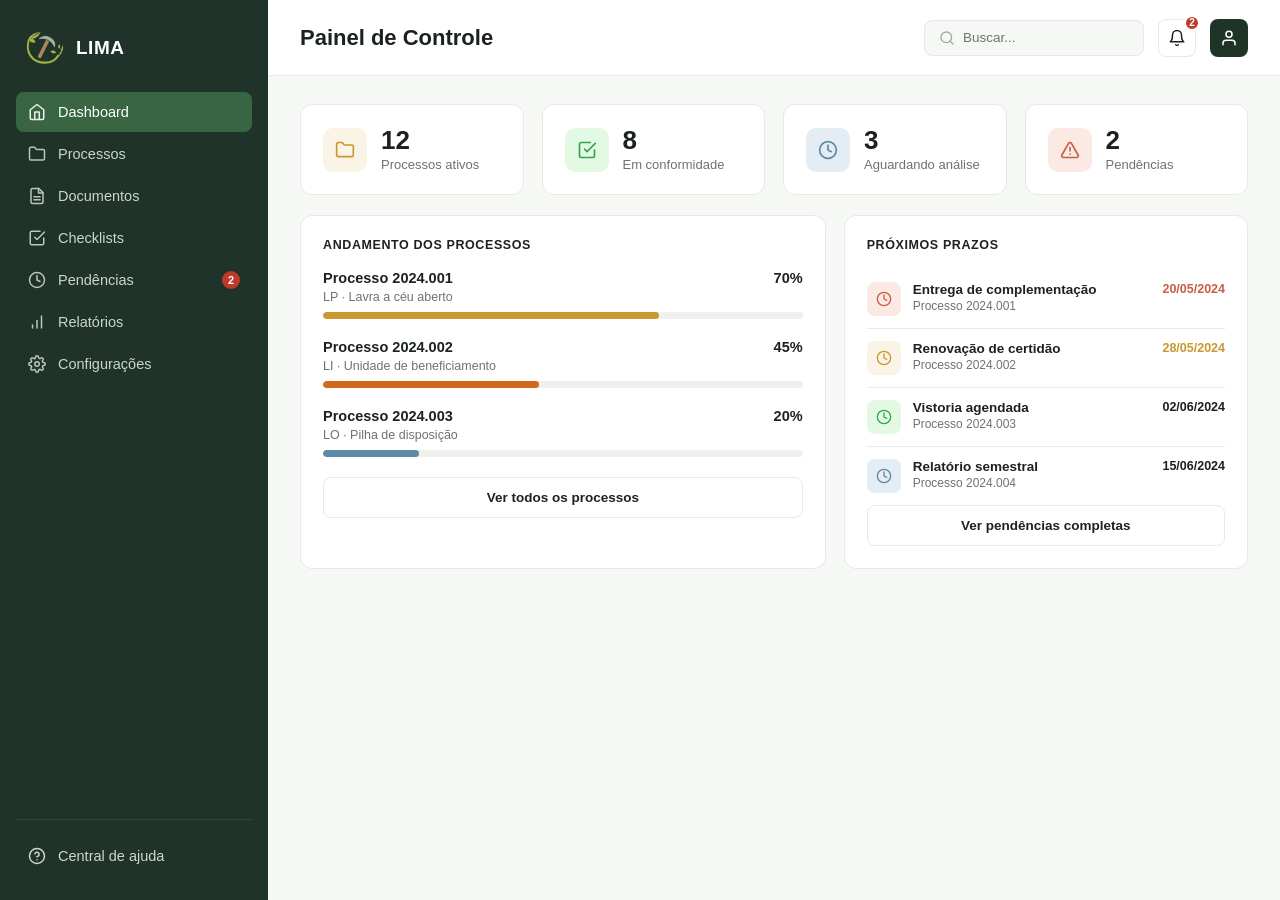
<file: index.html>
<!DOCTYPE html>
<html lang="pt-BR">
<head>
  <meta charset="UTF-8">
  <meta name="viewport" content="width=device-width, initial-scale=1.0">
  <title>LIMA - Painel de Controle</title>
  <link rel="stylesheet" href="assets/css/style.css">
  <link rel="icon" type="image/png" href="assets/img/logo-lima.svg">
</head>
<body>

  <div id="sidebar-container"></div>

  <div class="main">
  <div id="topbar-container"></div>
  <div class="content" id="content-container">
  </div>
  </div>
  <script src="assets/js/script.js?v=3"></script>
</body>
</html>
</file>
<file: assets/css/style.css>
:root{
    --sidebar-bg:#20332a;
    --sidebar-active:#3a6542;
    --sidebar-text:#c9d6cb;
    --sidebar-text-active:#ffffff;
    --page-bg:#f6f8f5;
    --card-bg:#ffffff;
    --card-border:#e6e9e4;
    --text-dark:#1c231d;
    --text-muted:#6b756c;
    --green:#1f3326;
    --green-soft:#3a6542;
    --amber:#c9982f;
    --amber-bg:#faf4e6;
    --green2:#2fa84f;
    --green2-bg:#e4f9e4;
    --blue:#5c8aa8;
    --blue-bg:#e3edf3;
    --red:#c85e44;
    --red-bg:#fbe9e4;
    --radius:12px;
    --radius-sm:8px;
  }
  *{box-sizing:border-box; margin:0; padding:0;}
  body{
    font-family:-apple-system, BlinkMacSystemFont, 'Segoe UI', Roboto, Helvetica, Arial, sans-serif;
    background:var(--page-bg);
    color:var(--text-dark);
    display:flex;
    min-height:100vh;
  }
  a{text-decoration:none; color:inherit;}
  button{font-family:inherit; cursor:pointer;}

  /* ---------- SIDEBAR ---------- */
  .sidebar{
    width:268px;
    flex-shrink:0;
    background:var(--sidebar-bg);
    display:flex;
    flex-direction:column;
    height:100vh;
    position:sticky;
    top:0;
    padding:24px 16px;
  }
  .logo{
    display:flex;
    align-items:center;
    gap:10px;
    padding:8px 8px 28px 8px;
  }
  .logo-icon{
    width:42px;
    height:32px;
    border-radius:6px;
    display:flex;
    align-items:center;
    justify-content:center;
    flex-shrink:0;
  }
  .logo-icon img{width:100%; height:100%; object-fit:contain;}
  .logo-text{
    color:#fff;
    font-weight:700;
    font-size:19px;
    letter-spacing:0.5px;
  }
  nav.menu{
    display:flex;
    flex-direction:column;
    gap:2px;
    flex:1;
  }
  .nav-item{
    display:flex;
    align-items:center;
    gap:12px;
    padding:11px 12px;
    border-radius:var(--radius-sm);
    color:var(--sidebar-text);
    font-size:14.5px;
    font-weight:500;
    cursor:pointer;
    position:relative;
    transition:background .15s ease, color .15s ease;
  }
  .nav-item svg{width:18px; height:18px; flex-shrink:0; opacity:0.9;}
  .nav-item:hover{background:rgba(255,255,255,0.06); color:#fff;}
  .nav-item.active{background:var(--sidebar-active); color:var(--sidebar-text-active);}
  .nav-badge{
    margin-left:auto;
    background:#c0392b;
    color:#fff;
    font-size:11px;
    font-weight:700;
    min-width:18px;
    height:18px;
    border-radius:9px;
    display:flex;
    align-items:center;
    justify-content:center;
    padding:0 5px;
  }
  .sidebar-footer{
    border-top:1px solid rgba(255,255,255,0.08);
    padding-top:16px;
    margin-top:16px;
  }
  .help-link{
    display:flex;
    align-items:center;
    gap:12px;
    padding:11px 12px;
    color:var(--sidebar-text);
    font-size:14.5px;
    font-weight:500;
    border-radius:var(--radius-sm);
  }
  .help-link:hover{background:rgba(255,255,255,0.06); color:#fff;}
  .help-link svg{width:18px; height:18px;}

  /* ---------- MAIN ---------- */
  .main{
    flex:1;
    min-width:0;
    display:flex;
    flex-direction:column;
  }
  .topbar{
    height:76px;
    background:var(--card-bg);
    border-bottom:1px solid var(--card-border);
    display:flex;
    align-items:center;
    justify-content:space-between;
    padding:0 32px;
    position:sticky;
    top:0;
    z-index:5;
  }
  .page-title{
    font-size:22px;
    font-weight:700;
  }
  .topbar-right{
    display:flex;
    align-items:center;
    gap:14px;
  }
  .search-box{
    display:flex;
    align-items:center;
    gap:8px;
    background:var(--page-bg);
    border:1px solid var(--card-border);
    border-radius:8px;
    padding:9px 14px;
    color:var(--text-muted);
    font-size:13.5px;
    width:220px;
  }
  .search-box svg{width:16px; height:16px; opacity:0.6; flex-shrink:0;}
  .icon-btn{
    width:38px;
    height:38px;
    border-radius:8px;
    border:1px solid var(--card-border);
    background:var(--card-bg);
    display:flex;
    align-items:center;
    justify-content:center;
    position:relative;
    cursor:pointer;
    transition:background .15s ease;
  }
  .icon-btn:hover{background:var(--page-bg);}
  .icon-btn svg{width:18px; height:18px; color:var(--text-dark);}
  .badge-dot{
    position:absolute;
    top:-5px;
    right:-5px;
    background:#c0392b;
    color:#fff;
    font-size:10px;
    font-weight:700;
    min-width:16px;
    height:16px;
    border-radius:8px;
    display:flex;
    align-items:center;
    justify-content:center;
    border:2px solid #fff;
  }
  .avatar{
    width:38px;
    height:38px;
    border-radius:8px;
    background:var(--green);
    display:flex;
    align-items:center;
    justify-content:center;
    cursor:pointer;
  }
  .avatar svg{width:18px; height:18px; color:#fff;}

  .content{
    padding:28px 32px 60px 32px;
  }
  .page{display:none;}
  .page.active{display:block;}

  /* ---------- generic components ---------- */
  .card{
    background:var(--card-bg);
    border:1px solid var(--card-border);
    border-radius:var(--radius);
    padding:22px;
  }
  .card-title{
    font-size:12.5px;
    font-weight:700;
    letter-spacing:0.6px;
    color:var(--text-dark);
    text-transform:uppercase;
    margin-bottom:18px;
  }
  .grid-4{
    display:grid;
    grid-template-columns:repeat(4, 1fr);
    gap:18px;
    margin-bottom:20px;
  }
  .grid-6{
    display:grid;
    grid-template-columns:repeat(3, 1fr);
    gap:18px;
    margin-bottom:20px;
  }
  .stat-card{
    background:var(--card-bg);
    border:1px solid var(--card-border);
    border-radius:var(--radius);
    padding:22px;
    display:flex;
    align-items:center;
    gap:14px;
  }
  .stat-icon{
    width:44px;
    height:44px;
    border-radius:10px;
    display:flex;
    align-items:center;
    justify-content:center;
    flex-shrink:0;
  }
  .stat-icon svg{width:20px; height:20px;}
  .stat-number{font-size:26px; font-weight:800; line-height:1;}
  .stat-label{font-size:13px; color:var(--text-muted); margin-top:4px;}

  .btn-primary{
    background:var(--green);
    color:#fff;
    border:none;
    border-radius:8px;
    padding:10px 16px;
    font-size:13.5px;
    font-weight:600;
    display:inline-flex;
    align-items:center;
    gap:6px;
  }
  .btn-outline{
    background:var(--card-bg);
    color:var(--text-dark);
    border:1px solid var(--card-border);
    border-radius:8px;
    padding:10px 16px;
    font-size:13.5px;
    font-weight:600;
  }
  .btn-full{
    width:100%;
    text-align:center;
    background:var(--card-bg);
    border:1px solid var(--card-border);
    border-radius:8px;
    padding:12px;
    font-size:13.5px;
    font-weight:600;
    color:var(--text-dark);
    cursor:pointer;
    transition:background .15s ease;
  }
  .btn-full:hover{background:var(--page-bg);}
  .btn-primary, .btn-outline{cursor:pointer; transition:opacity .15s ease, background .15s ease;}
  .btn-primary:hover{opacity:0.9;}
  .btn-outline:hover{background:var(--page-bg);}

  /* Dashboard specific */
  .two-col{
    display:grid;
    grid-template-columns:1.3fr 1fr;
    gap:18px;
    margin-bottom:18px;
  }
  .process-row{margin-bottom:20px;}
  .process-row:last-child{margin-bottom:16px;}
  .process-top{display:flex; justify-content:space-between; align-items:baseline; margin-bottom:4px;}
  .process-name{font-weight:700; font-size:14.5px;}
  .process-pct{font-weight:700; font-size:14.5px;}
  .process-sub{font-size:12.5px; color:var(--text-muted); margin-bottom:8px;}
  .progress-track{
    height:7px;
    background:#eef1ec;
    border-radius:4px;
    overflow:hidden;
  }
  .progress-fill{height:100%; border-radius:4px;}

  .deadline-item{
    display:flex;
    align-items:flex-start;
    gap:12px;
    padding:12px 0;
    border-bottom:1px solid var(--card-border);
  }
  .deadline-item:last-of-type{border-bottom:none;}
  .deadline-icon{
    width:34px;
    height:34px;
    border-radius:8px;
    display:flex;
    align-items:center;
    justify-content:center;
    flex-shrink:0;
  }
  .deadline-icon svg{width:16px; height:16px;}
  .deadline-title{font-size:13.5px; font-weight:700;}
  .deadline-sub{font-size:12px; color:var(--text-muted); margin-top:2px;}
  .deadline-date{margin-left:auto; font-size:12.5px; font-weight:700; white-space:nowrap;}

  /* Processos page */
  .filter-row{
    display:flex;
    align-items:center;
    gap:10px;
    margin-bottom:20px;
    flex-wrap:wrap;
  }
  .filter-search{
    flex:1;
    min-width:200px;
    display:flex;
    align-items:center;
    gap:8px;
    background:var(--page-bg);
    border:1px solid var(--card-border);
    border-radius:8px;
    padding:10px 14px;
    color:var(--text-muted);
    font-size:13.5px;
  }
  .filter-search svg{width:16px; height:16px; opacity:0.6; flex-shrink:0;}
  .filter-pill{
    padding:9px 16px;
    border-radius:8px;
    font-size:13px;
    font-weight:600;
    border:1px solid var(--card-border);
    background:var(--card-bg);
    color:var(--text-dark);
    cursor:pointer;
    transition:background .15s ease, color .15s ease;
  }
  .filter-pill.active{background:var(--green); color:#fff; border-color:var(--green);}

  table{width:100%; border-collapse:collapse;}
  thead th{
    text-align:left;
    font-size:11px;
    font-weight:700;
    letter-spacing:0.6px;
    text-transform:uppercase;
    color:var(--text-muted);
    padding:12px 14px;
    border-bottom:1px solid var(--card-border);
  }
  tbody td{
    padding:16px 14px;
    font-size:13.5px;
    border-bottom:1px solid var(--card-border);
  }
  tbody tr:last-child td{border-bottom:none;}
  .proc-id{font-weight:700;}
  .proc-desc{font-weight:600;}
  .tag{
    display:inline-block;
    padding:3px 9px;
    border-radius:6px;
    font-size:11.5px;
    font-weight:700;
    background:var(--amber-bg);
    color:var(--amber);
  }
  .status-pill{display:inline-flex; align-items:center; gap:6px; font-size:12.5px; font-weight:700;}
  .status-dot{width:7px; height:7px; border-radius:50%;}

  /* Documentos page */
  .doc-list-header{
    display:flex;
    gap:10px;
    margin-bottom:20px;
  }
  .doc-search{
    flex:1;
    display:flex;
    align-items:center;
    gap:8px;
    background:var(--page-bg);
    border:1px solid var(--card-border);
    border-radius:8px;
    padding:11px 14px;
    color:var(--text-muted);
    font-size:13.5px;
  }
  .doc-search svg{width:16px; height:16px; opacity:0.6;}
  .doc-row{
    display:flex;
    align-items:center;
    gap:14px;
    padding:14px 6px;
    border-bottom:1px solid var(--card-border);
  }
  .doc-row:last-child{border-bottom:none;}
  .doc-icon{
    width:38px;
    height:38px;
    border-radius:8px;
    background:var(--red-bg);
    color:var(--red);
    display:flex;
    align-items:center;
    justify-content:center;
    font-size:10px;
    font-weight:800;
    flex-shrink:0;
  }
  .doc-icon.docx{background:var(--blue-bg); color:var(--blue);}
  .doc-name{font-weight:700; font-size:13.5px;}
  .doc-meta{font-size:12px; color:var(--text-muted); margin-top:2px;}
  .doc-dl{
    margin-left:auto;
    width:34px;
    height:34px;
    border-radius:8px;
    border:1px solid var(--card-border);
    background:var(--card-bg);
    display:flex;
    align-items:center;
    justify-content:center;
    flex-shrink:0;
    cursor:pointer;
    transition:background .15s ease;
  }
  .doc-dl:hover{background:var(--page-bg);}
  .doc-dl svg{width:15px; height:15px;}

  /* Checklists page */
  .checklist-card{margin-bottom:18px;}
  .checklist-top{display:flex; justify-content:space-between; align-items:flex-start; margin-bottom:10px;}
  .checklist-title{font-weight:700; font-size:15px;}
  .checklist-sub{font-size:12.5px; color:var(--text-muted); margin-top:2px;}
  .checklist-pct{font-weight:700; font-size:14.5px; color:var(--green2);}
  .checklist-progress{height:8px; background:#eef1ec; border-radius:4px; overflow:hidden; margin-bottom:16px;}
  .checklist-progress-fill{height:100%; background:var(--green2); border-radius:4px;}
  .check-item{
    display:flex;
    align-items:center;
    gap:12px;
    padding:11px 0;
    border-bottom:1px solid var(--card-border);
    font-size:13.5px;
    cursor:pointer;
    user-select:none;
  }
  .check-item:last-child{border-bottom:none;}
  .checkbox{
    width:19px;
    height:19px;
    border-radius:5px;
    border:1.5px solid #d3d8d0;
    flex-shrink:0;
    display:flex;
    align-items:center;
    justify-content:center;
    transition:background .15s ease, border-color .15s ease;
  }
  .checkbox.done{background:var(--green); border-color:var(--green);}
  .checkbox.done svg{width:12px; height:12px; color:#fff;}
  .check-item.done span{text-decoration:line-through; color:var(--text-muted);}

  /* Pendencias page */
  .pend-card{
    display:flex;
    gap:0;
    border:1px solid var(--card-border);
    border-radius:var(--radius);
    margin-bottom:14px;
    overflow:hidden;
    background:var(--card-bg);
  }
  .pend-stripe{width:4px; flex-shrink:0;}
  .pend-body{flex:1; display:flex; justify-content:space-between; align-items:center; padding:18px 20px; gap:16px;}
  .pend-title-row{display:flex; align-items:center; gap:10px; margin-bottom:6px;}
  .pend-title{font-weight:700; font-size:14.5px;}
  .pend-badge{
    font-size:10.5px;
    font-weight:800;
    letter-spacing:0.4px;
    padding:3px 9px;
    border-radius:6px;
    text-transform:uppercase;
  }
  .pend-proc{font-size:13px; font-weight:600; color:var(--text-muted); margin-bottom:4px;}
  .pend-desc{font-size:13px; color:var(--text-muted);}
  .pend-deadline{text-align:right; flex-shrink:0;}
  .pend-deadline-label{font-size:10.5px; font-weight:700; letter-spacing:0.5px; color:var(--text-muted); text-transform:uppercase;}
  .pend-deadline-date{font-size:14px; font-weight:700; margin-top:2px;}

  /* Relatorios page */
  .rel-top{display:grid; grid-template-columns:1fr 1fr; gap:18px; margin-bottom:18px;}
  .donut-wrap{display:flex; align-items:center; gap:26px;}
  .legend-item{display:flex; align-items:center; gap:10px; font-size:13.5px; margin-bottom:10px;}
  .legend-item:last-child{margin-bottom:0;}
  .legend-dot{width:11px; height:11px; border-radius:3px; flex-shrink:0;}
  .legend-label{flex:1; color:var(--text-dark);}
  .legend-value{font-weight:700;}
  .bars{display:flex; align-items:flex-end; justify-content:space-between; height:180px; gap:10px; padding-top:20px;}
  .bar-col{display:flex; flex-direction:column; align-items:center; gap:8px; flex:1;}
  .bar-value{font-size:12.5px; font-weight:700;}
  .bar{width:100%; max-width:38px; border-radius:5px 5px 0 0; background:var(--green2);}
  .bar.highlight{background:var(--amber);}
  .bar-label{font-size:11.5px; color:var(--text-muted);}
  .rel-doc-row{
    display:flex;
    align-items:center;
    gap:14px;
    padding:16px 6px;
    border-bottom:1px solid var(--card-border);
  }
  .rel-doc-row:last-child{border-bottom:none;}
  .rel-doc-icon{
    width:38px; height:38px; border-radius:8px;
    background:var(--green2-bg); color:var(--green2);
    display:flex; align-items:center; justify-content:center; flex-shrink:0;
  }
  .rel-doc-icon svg{width:17px; height:17px;}

  /* Configuracoes minimal */
  .settings-row{
    display:flex;
    justify-content:space-between;
    align-items:center;
    padding:16px 4px;
    border-bottom:1px solid var(--card-border);
  }
  .settings-row:last-child{border-bottom:none;}
  .settings-label{font-weight:700; font-size:14px;}
  .settings-sub{font-size:12.5px; color:var(--text-muted); margin-top:2px;}
  .toggle{
    width:40px; height:22px; border-radius:11px; background:#e2e5e0; position:relative; flex-shrink:0;
    cursor:pointer; transition:background .15s ease;
  }
  .toggle.on{background:var(--green);}
  .toggle::after{
    content:""; position:absolute; top:2px; left:2px; width:18px; height:18px; border-radius:50%; background:#fff;
    transition:left .15s ease;
  }
  .toggle.on::after{left:20px;}

  /* ---------- transições globais para o modo escuro ---------- */
  body, .card, .stat-card, .topbar, .btn-full, .btn-outline, .filter-pill, .doc-dl, .pend-card{
    transition:background .2s ease, border-color .2s ease, color .2s ease;
  }

  /* ---------- modo escuro ---------- */
  body.dark-mode{
    --page-bg:#121810;
    --card-bg:#1c2620;
    --card-border:#2b362e;
    --text-dark:#eef1ec;
    --text-muted:#98a396;
  }
  body.dark-mode .progress-track,
  body.dark-mode .checklist-progress{background:#2b362e;}
  body.dark-mode .search-box,
  body.dark-mode .filter-search,
  body.dark-mode .doc-search{background:#141c16;}

  /* ---------- campos de busca (agora inputs de verdade) ---------- */
  .search-box input,
  .filter-search input,
  .doc-search input{
    border:none;
    background:transparent;
    outline:none;
    font-size:13.5px;
    color:var(--text-dark);
    width:100%;
    font-family:inherit;
  }
  .search-box input::placeholder,
  .filter-search input::placeholder,
  .doc-search input::placeholder{color:var(--text-muted);}
  .help-link{cursor:pointer;}

  /* ---------- toasts ---------- */
  .toast-container{
    position:fixed;
    bottom:24px;
    right:24px;
    display:flex;
    flex-direction:column;
    gap:10px;
    z-index:999;
  }
  .toast{
    background:var(--green);
    color:#fff;
    padding:12px 18px;
    border-radius:8px;
    font-size:13.5px;
    font-weight:600;
    box-shadow:0 6px 18px rgba(0,0,0,0.2);
    opacity:0;
    transform:translateY(8px);
    animation:toastIn .25s ease forwards;
    max-width:320px;
  }
  @keyframes toastIn{to{opacity:1; transform:translateY(0);}}
  .toast.hide{animation:toastOut .25s ease forwards;}
  @keyframes toastOut{to{opacity:0; transform:translateY(8px);}}

  /* ---------- modal ---------- */
  .modal-overlay{
    position:fixed; inset:0;
    background:rgba(15,20,15,0.5);
    display:flex; align-items:center; justify-content:center;
    z-index:998;
    opacity:0;
    animation:overlayIn .18s ease forwards;
  }
  @keyframes overlayIn{to{opacity:1;}}
  .modal-box{
    background:var(--card-bg);
    border-radius:var(--radius);
    padding:26px;
    width:400px;
    max-width:90vw;
    box-shadow:0 20px 50px rgba(0,0,0,0.28);
  }
  .modal-title{font-size:16px; font-weight:700; margin-bottom:18px; color:var(--text-dark);}
  .modal-field{margin-bottom:14px;}
  .modal-field label{display:block; font-size:12.5px; font-weight:600; color:var(--text-muted); margin-bottom:6px;}
  .modal-field input, .modal-field select{
    width:100%;
    padding:10px 12px;
    border-radius:8px;
    border:1px solid var(--card-border);
    font-size:13.5px;
    font-family:inherit;
    background:var(--page-bg);
    color:var(--text-dark);
    outline:none;
  }
  .modal-field input:focus, .modal-field select:focus{border-color:var(--green-soft);}
  .modal-actions{display:flex; justify-content:flex-end; gap:10px; margin-top:20px;}
  .modal-actions .btn-full{width:auto; padding:10px 18px;}

  /* ---------- dropdowns (notificações / avatar) ---------- */
  .dropdown-wrap{position:relative;}
  .dropdown-panel{
    position:absolute;
    top:calc(100% + 10px);
    right:0;
    background:var(--card-bg);
    border:1px solid var(--card-border);
    border-radius:var(--radius);
    box-shadow:0 14px 34px rgba(0,0,0,0.16);
    width:280px;
    padding:8px;
    z-index:50;
    display:none;
  }
  .dropdown-panel.open{display:block;}
  .dropdown-header{font-size:11px; font-weight:700; text-transform:uppercase; letter-spacing:0.5px; color:var(--text-muted); padding:10px 10px 6px;}
  .dropdown-item{padding:10px; border-radius:8px; font-size:13px; cursor:pointer; color:var(--text-dark); font-weight:600;}
  .dropdown-item:hover{background:var(--page-bg);}
  .notif-item{padding:10px; border-radius:8px; cursor:default;}
  .notif-item:hover{background:var(--page-bg);}
  .notif-title{font-size:13px; font-weight:700; color:var(--text-dark);}
  .notif-sub{font-size:11.5px; color:var(--text-muted); margin-top:2px;}
  .dropdown-divider{height:1px; background:var(--card-border); margin:6px 2px;}
  .settings-row{cursor:pointer;}
</file>
